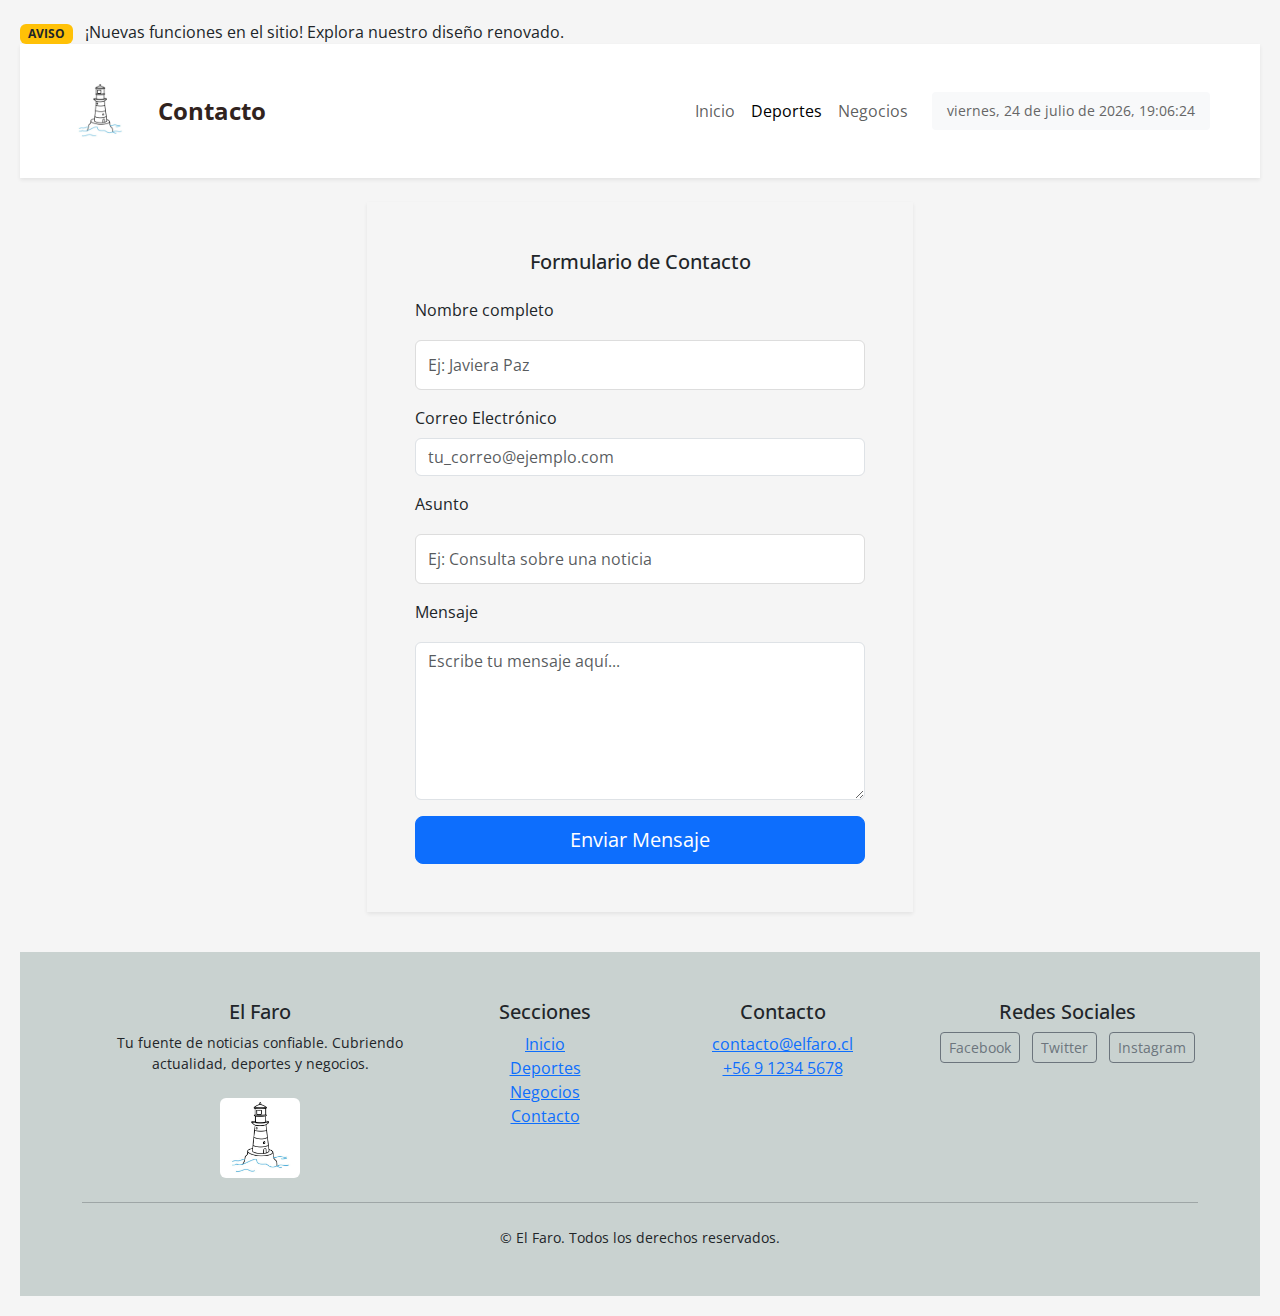
<file: Contacto.html>
<!DOCTYPE html>
<html lang="es">
<head>
    <meta charset="UTF-8">
    <!--Se agrega un viewport para que el contenido se escale dependiendo el dispositivo donde se usa la pagina web-->
    <meta name="viewport" content="width=device-width, initial-scale=1.0">
    <title>El Faro - Contacto</title>
    <link href="https://cdn.jsdelivr.net/npm/bootstrap@5.3.0/dist/css/bootstrap.min.css" rel="stylesheet">
    <link rel="stylesheet" href="Estilos.css">
    <script src="https://code.jquery.com/jquery-3.6.0.min.js"></script>
    <script src="https://cdn.jsdelivr.net/npm/bootstrap@5.3.0/dist/js/bootstrap.bundle.min.js"></script>
</head>
<body>

<div class="top-notice-bar"> <p class="mb-0"> <span class="badge bg-warning text-dark me-2">AVISO</span> ¡Nuevas funciones en el sitio! Explora nuestro diseño renovado.
  </p>
</div>
<header class="bg-white shadow-sm"> <nav class="navbar navbar-expand-lg navbar-light container"> <a class="navbar-brand d-flex align-items-center" href="index.html"> <img src="img/Logo.jpg" alt="El Faro Logo" width="50" height="50" class="me-2"> <span class="ms-2 fw-bold fs-4 diario-titulo">Contacto</span> </a>
    <button class="navbar-toggler" type="button" data-bs-toggle="collapse" data-bs-target="#navbarNav" aria-controls="navbarNav" aria-expanded="false" aria-label="Toggle navigation">
      <span class="navbar-toggler-icon"></span>
    </button>
    <div class="collapse navbar-collapse" id="navbarNav">
      <ul class="navbar-nav ms-auto"> <li class="nav-item"><a class="nav-link" href="index.html">Inicio</a></li>
        <li class="nav-item"><a class="nav-link active" aria-current="page" href="Deporte.html">Deportes</a></li> <li class="nav-item"><a class="nav-link" href="Negocios.html">Negocios</a></li>
    </div>
    <div id="reloj" class="ms-3 d-none d-lg-block"></div>
  </nav>
</header>

<main class="container my-4">
    <div class="row justify-content-center">
        <div class="col-md-8 col-lg-6">
            <div class="cardcontacto shadow-sm">
                <div class="card-body p-4 p-md-5"> <h1 class="card-title text-center mb-4 section-title">Formulario de Contacto</h1> <form id="formContacto">
                        <div class="mb-3"> <label for="nombreContacto" class="form-label">Nombre completo</label> <input type="text" class="form-control" id="nombreContacto" placeholder="Ej: Javiera Paz" required> </div>

                        <div class="mb-3">
                            <label for="emailContacto" class="form-label">Correo Electrónico</label>
                            <input type="email" class="form-control" id="emailContacto" placeholder="tu_correo@ejemplo.com" required> </div>
                        
                        <div class="mb-3">
                            <label for="asuntoContacto" class="form-label">Asunto</label>
                            <input type="text" class="form-control" id="asuntoContacto" placeholder="Ej: Consulta sobre una noticia"> </div>

                        <div class="mb-3">
                            <label for="mensajeContacto" class="form-label">Mensaje</label>
                            <textarea class="form-control" id="mensajeContacto" placeholder="Escribe tu mensaje aquí..." rows="6" required></textarea> </div>

                        <div class="d-grid"> <button type="submit" class="btn btn-primary btn-lg">Enviar Mensaje</button> </div>
                    </form>
                </div>
            </div>
        </div>
    </div>
</main>

<footer class="bg-custom-footer text-dark py-5"> <div class="container">
    <div class="row gy-4"> <div class="col-lg-4 col-md-6"> <h5 class="footer-title">El Faro</h5>
        <p class="small">Tu fuente de noticias confiable. Cubriendo actualidad, deportes y negocios.</p>
        <img src="img/Logo.jpg" alt="El Faro Logo Footer" width="80" class="mt-2 rounded"> </div>
      <div class="col-lg-2 col-md-6"> <h5 class="footer-title">Secciones</h5>
        <ul class="list-unstyled"> <li><a href="index.html" class="footer-link">Inicio</a></li>
          <li><a href="Deporte.html" class="footer-link active">Deportes</a></li> <li><a href="Negocios.html" class="footer-link">Negocios</a></li>
          <li><a href="Contacto.html" class="footer-link">Contacto</a></li>
        </ul>
      </div>
      <div class="col-lg-3 col-md-6"> <h5 class="footer-title">Contacto</h5>
          <a href="mailto:contacto@elfaro.cl" class="footer-link">contacto@elfaro.cl</a><br>
          <a href="tel:+56912345678" class="footer-link">+56 9 1234 5678</a> </address>
      </div>
      <div class="col-lg-3 col-md-6"> <h5 class="footer-title">Redes Sociales</h5>
        <a href="#" class="btn btn-outline-secondary btn-sm mb-2 me-2 footer-social-btn">Facebook</a>
        <a href="#" class="btn btn-outline-secondary btn-sm mb-2 me-2 footer-social-btn">Twitter</a>
        <a href="#" class="btn btn-outline-secondary btn-sm mb-2 footer-social-btn">Instagram</a>
      </div>
    </div>
    <hr class="my-4"> <p class="text-center small mb-0">&copy; <span id="currentYear"></span> El Faro. Todos los derechos reservados.</p>
</footer>

    <script src="scripts.js" defer></script>
</body>
</html>
</file>
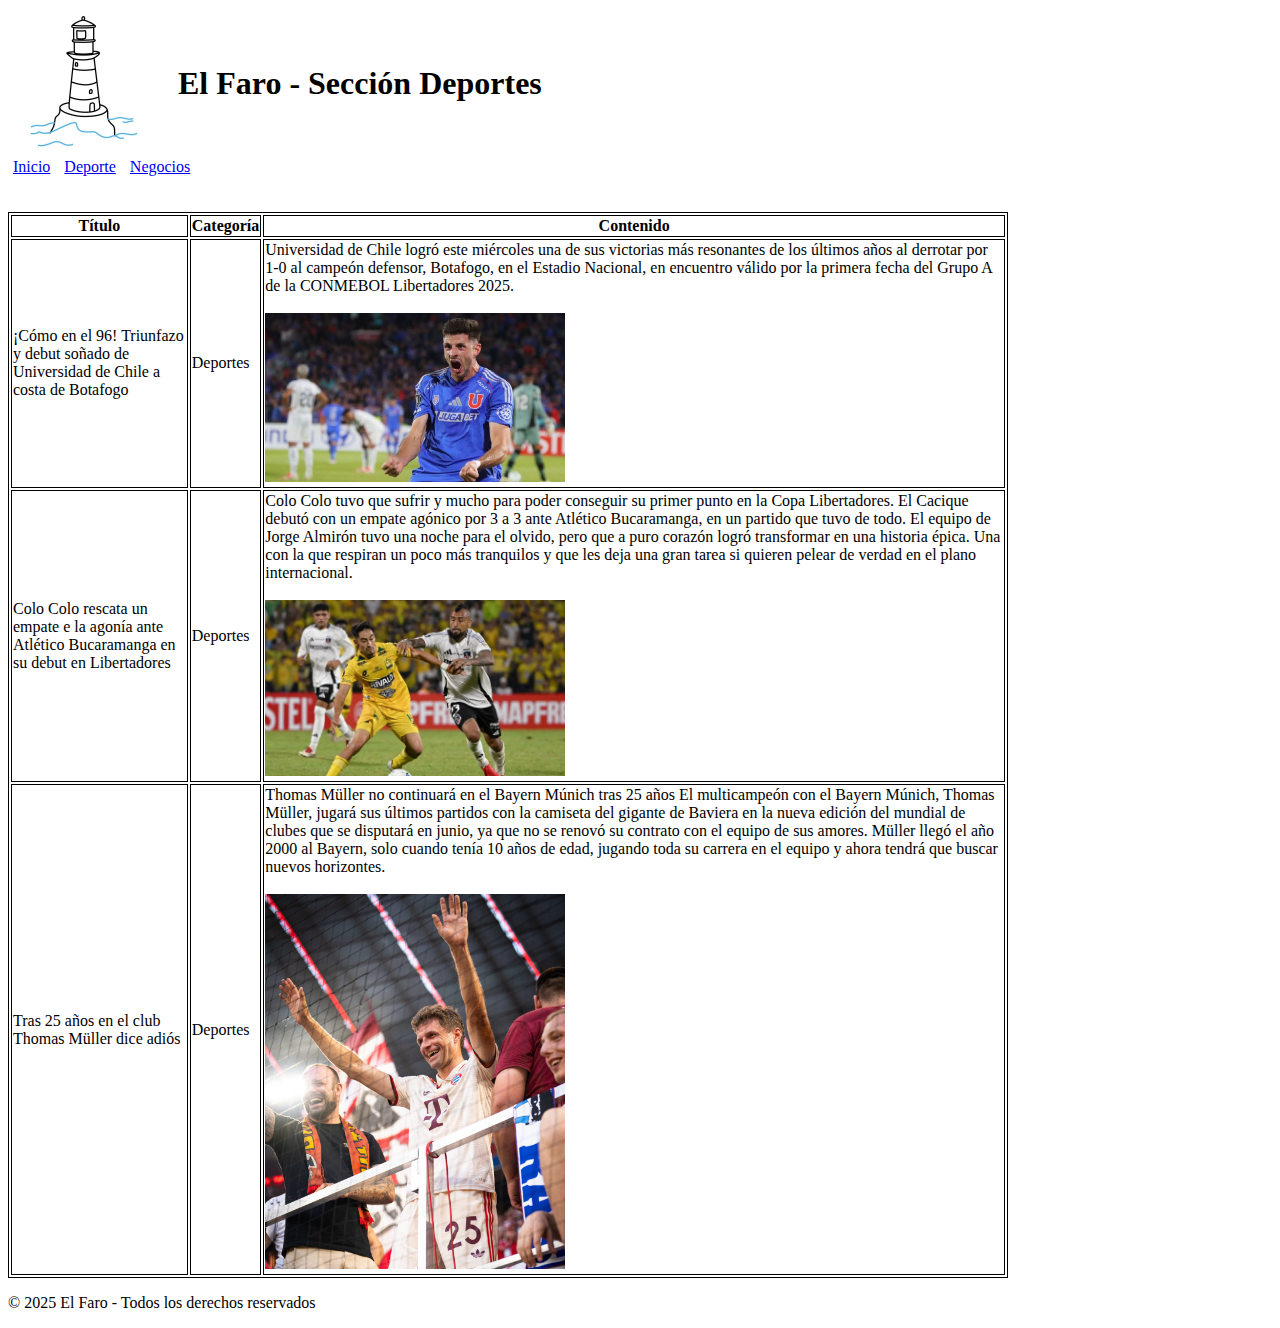
<file: Deporte.html>
<!DOCTYPE html>
<html lang="es">
    <head>
        <title>El Faro - Sección Deportes</title>
        <style>
            table, th, td { 
                border: 1px solid black
            }
        </style>
    </head>
<body>
    <header style="display: flex; align-items: center; gap: 20px;">
        <img src="img/Logo.jpg" alt="Logo El Faro" width="150">
        <h1>El Faro - Sección Deportes</h1>
    </header>

    <nav>
        <a style="margin: 5px" href="index.html">Inicio</a>
        <a style="margin: 5px" href="Deporte.html">Deporte</a>
        <a style="margin: 5px" href="Negocios.html">Negocios</a>
    </nav>
    <br><br>
    <div class="Deportes">
        
        <table style="width: 1000px;">
            <tr>
                <th>Título</th>
                <th>Categoría</th>
                <th>Contenido</th>
            </tr>
            <tr>
                <td>¡Cómo en el 96! Triunfazo y debut soñado de Universidad de Chile a costa de Botafogo</td>
                <td>Deportes</td>
                <td>Universidad de Chile logró este miércoles una de sus victorias más resonantes de los últimos años al derrotar por 1-0 al campeón defensor, Botafogo, en el Estadio Nacional,
                 en encuentro válido por la primera fecha del Grupo A de la CONMEBOL Libertadores 2025.
                 <br><br> 
                 <img src="img/goludechilecelebracion.jpeg" alt="goludechile" width="300"> </td>
                
            </tr>
            <tr>
                <td>Colo Colo rescata un empate e la agonía ante Atlético Bucaramanga en su debut en Libertadores</td>
                <td>Deportes</td>
                <td>Colo Colo tuvo que sufrir y mucho para poder conseguir su primer punto en la Copa Libertadores. El Cacique debutó con un empate agónico por 3 a 3 ante Atlético Bucaramanga, en un partido que tuvo de todo. 
                El equipo de Jorge Almirón tuvo una noche para el olvido, pero que a puro corazón logró transformar en una historia épica. Una con la que respiran un poco más tranquilos y que les deja una gran tarea si quieren pelear de verdad en el plano internacional.
                <br><br>
                <img src="img/atleticobucaramangavscolocolo.jpg" alt="colocolobucaramanga" width="300"> </td>
            </tr>
            <tr>
                <td>Tras 25 años en el club Thomas Müller dice adiós</td>
                <td>Deportes</td>
                <td>Thomas Müller no continuará en el Bayern Múnich tras 25 años
                El multicampeón con el Bayern Múnich, Thomas Müller, jugará sus últimos partidos con la camiseta del gigante de Baviera en la nueva edición del mundial de clubes que se disputará en junio, ya que no se renovó su contrato con el equipo de sus amores.
                Müller llegó el año 2000 al Bayern, solo cuando tenía 10 años de edad, jugando toda su carrera en el equipo y ahora tendrá que buscar nuevos horizontes.
                <br><br>
                <img src="img/20250405_143557-1024x1280.jpg" alt="retiradademuller" width="300"> </td>
            </tr>
        </table>
    </div>
    <footer>
        <p>&copy; 2025 El Faro - Todos los derechos reservados</p>
    </footer>
    
</body>
</html>
</file>
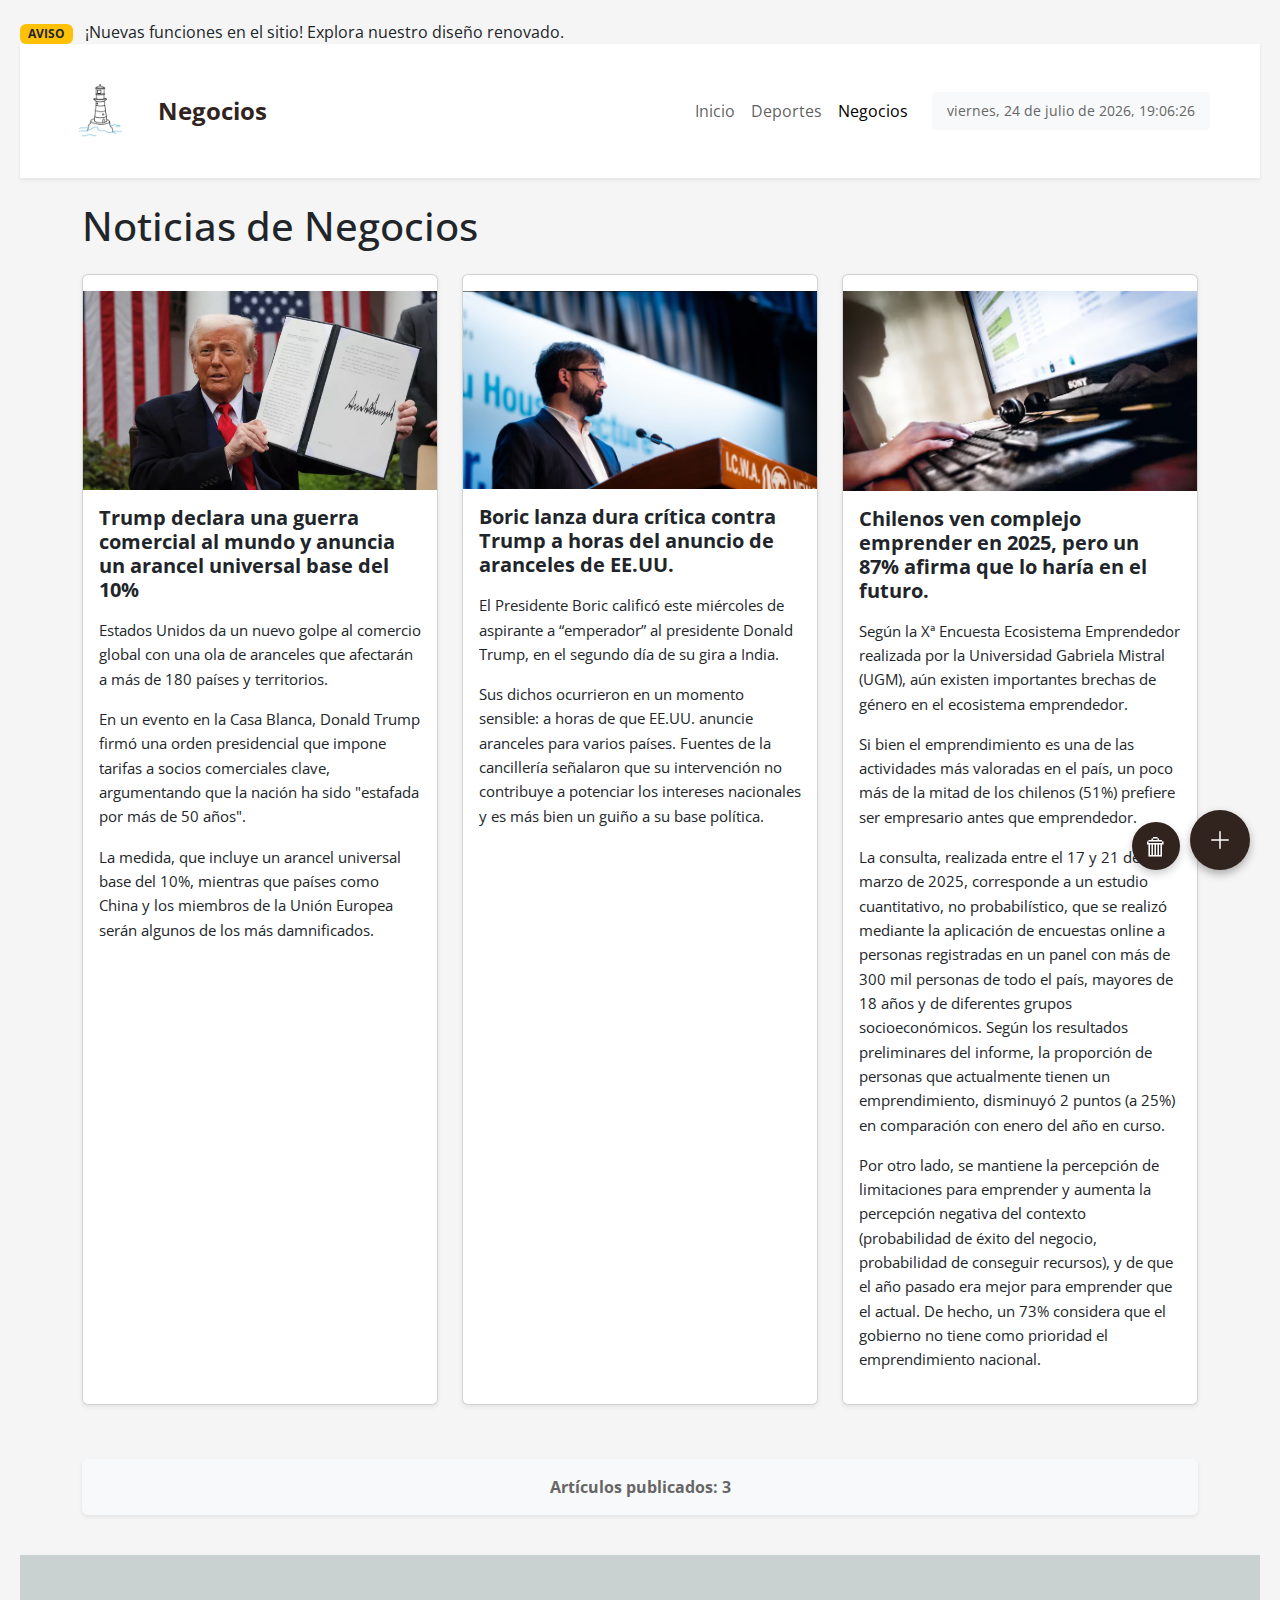
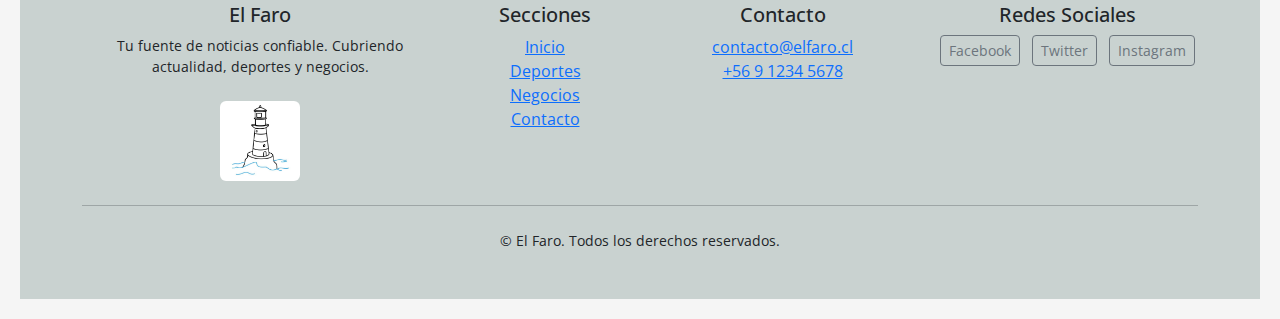
<file: Negocios.html>
<!DOCTYPE html>
<html lang="es">
<head>
    <meta charset="UTF-8">
    <!--Se agrega un viewport para que el contenido se escale dependiendo el dispositivo donde se usa la pagina web-->
    <meta name="viewport" content="width=device-width, initial-scale=1.0">
    <title>El Faro - Sección Negocios</title>
    <link href="https://cdn.jsdelivr.net/npm/bootstrap@5.3.0/dist/css/bootstrap.min.css" rel="stylesheet">
    <link rel="stylesheet" href="Estilos.css">
    <script src="https://code.jquery.com/jquery-3.6.0.min.js"></script>
    <script src="https://cdn.jsdelivr.net/npm/bootstrap@5.3.0/dist/js/bootstrap.bundle.min.js"></script>
</head>
<body>

<!--se renueva la barra superior de navegacion, en la cual ahora se incluyen las secciones acompañados de un pequeño banner superior con noticas del sitio
el logo cuenta ahora con animacion, tambien este funciona como boton para ir al inicio o en la barra en la pestaña de inicio-->
<div class="top-notice-bar">
  <p class="mb-0">
    <span class="badge bg-warning text-dark me-2">AVISO</span>
    ¡Nuevas funciones en el sitio! Explora nuestro diseño renovado.
  </p>
</div>
<header class="bg-white shadow-sm">
  <nav class="navbar navbar-expand-lg navbar-light container">
    <a class="navbar-brand d-flex align-items-center" href="index.html">
      <img src="img/Logo.jpg" alt="El Faro Logo" width="50" height="50" class="me-2">
      <span class="ms-2 fw-bold fs-4 diario-titulo">Negocios</span> </a>
    <button class="navbar-toggler" type="button" data-bs-toggle="collapse" data-bs-target="#navbarNav" aria-controls="navbarNav" aria-expanded="false" aria-label="Toggle navigation">
      <span class="navbar-toggler-icon"></span>
    </button>
    <div class="collapse navbar-collapse" id="navbarNav">
      <ul class="navbar-nav ms-auto">
        <li class="nav-item"><a class="nav-link" href="index.html">Inicio</a></li>
        <li class="nav-item"><a class="nav-link" href="Deporte.html">Deportes</a></li>
        <li class="nav-item"><a class="nav-link active" aria-current="page" href="Negocios.html">Negocios</a></li></ul>
    </div>
    <div id="reloj" class="ms-3 d-none d-lg-block"></div>
  </nav>
</header>

<!--boton publicar renovado con bootstrap-->
<button class="btn-flotante" id="btnPublicar" aria-label="Publicar nueva noticia de negocios">
  <svg xmlns="http://www.w3.org/2000/svg" width="24" height="24" fill="currentColor" class="bi bi-plus-lg" viewBox="0 0 16 16">
    <path fill-rule="evenodd" d="M8 2a.5.5 0 0 1 .5.5v5h5a.5.5 0 0 1 0 1h-5v5a.5.5 0 0 1-1 0v-5h-5a.5.5 0 0 1 0-1h5v-5A.5.5 0 0 1 8 2Z"/>
  </svg>
</button>

<!--grid de noticias de negocios con bootstrap y js-->
<main class="container my-4">
    <h1 class="mb-4 section-title">Noticias de Negocios</h1> <div class="grid-articulos row row-cols-1 row-cols-md-2 row-cols-lg-3 g-4">
        </div>
</main>

<!--contador de articulo renovado con bootstrap-->
<div class="container my-4">
    <div class="contador-articulos text-center p-3 bg-light rounded shadow-sm">
        Artículos publicados: <span id="contador">0</span>
    </div>
</div>

<!--formulario de publicar noticia renovado con bootstrap-->
<div class="form-overlay" id="formOverlay">
    <div class="form-container p-4 bg-white rounded shadow-lg">
        <div class="d-flex justify-content-between align-items-center mb-3">
          <h2 class="h4 mb-0">Publicar Nueva Noticia de Negocios</h2>
          <button type="button" class="btn-close" id="closeForm" aria-label="Cerrar"></button>
        </div>
        <form id="formArticulo">
            <div class="mb-3">
              <label for="tituloArticulo" class="form-label">Título</label>
              <input type="text" class="form-control" id="tituloArticulo" placeholder="Ej: El cobre sube como la espuma" required>
            </div>
            <div class="mb-3">
              <label for="contenidoArticulo" class="form-label">Contenido</label>
              <textarea class="form-control" id="contenidoArticulo" placeholder="Detalles de la noticia económica..." rows="8" required></textarea>
            </div>
            <div class="mb-3">
              <label for="mediaInput" class="form-label">Imagen o video (opcional)</label>
              <input type="file" class="form-control" id="mediaInput" accept="image/*, video/*">
            </div>
            <button type="submit" class="btn btn-primary w-100">Publicar Noticia</button>
        </form>
    </div>
</div>

<!--se renueva y agranda el footer, ahora incluyendo pequeños textos de descripcion de diario, ademas de links a las secciones de la pagina y redes sociales-->
<footer class="bg-custom-footer text-dark py-5"> <div class="container">
    <div class="row gy-4"> <div class="col-lg-4 col-md-6"> <h5 class="footer-title">El Faro</h5>
        <p class="small">Tu fuente de noticias confiable. Cubriendo actualidad, deportes y negocios.</p>
        <img src="img/Logo.jpg" alt="El Faro Logo Footer" width="80" class="mt-2 rounded"> </div>
      <div class="col-lg-2 col-md-6"> <h5 class="footer-title">Secciones</h5>
        <ul class="list-unstyled"> <li><a href="index.html" class="footer-link">Inicio</a></li>
          <li><a href="Deporte.html" class="footer-link active">Deportes</a></li> <li><a href="Negocios.html" class="footer-link">Negocios</a></li>
          <li><a href="Contacto.html" class="footer-link">Contacto</a></li>
        </ul>
      </div>
      <div class="col-lg-3 col-md-6"> <h5 class="footer-title">Contacto</h5>
          <a href="mailto:contacto@elfaro.cl" class="footer-link">contacto@elfaro.cl</a><br>
          <a href="tel:+56912345678" class="footer-link">+56 9 1234 5678</a> </address>
      </div>
      <div class="col-lg-3 col-md-6"> <h5 class="footer-title">Redes Sociales</h5>
        <a href="#" class="btn btn-outline-secondary btn-sm mb-2 me-2 footer-social-btn">Facebook</a>
        <a href="#" class="btn btn-outline-secondary btn-sm mb-2 me-2 footer-social-btn">Twitter</a>
        <a href="#" class="btn btn-outline-secondary btn-sm mb-2 footer-social-btn">Instagram</a>
      </div>
    </div>
    <hr class="my-4"> <p class="text-center small mb-0">&copy; <span id="currentYear"></span> El Faro. Todos los derechos reservados.</p>
</footer>
<script src="scripts.js" defer></script>

</body>
</html>
</file>
<file: Estilos.css>
/*referencia a la fuente Open sans de google para cambiar la letra de la pagina*/
@import url('https://fonts.googleapis.com/css2?family=Open+Sans:wght@400;700&display=swap');

/*estilo para body, cambio de fuente, color de fondo*/
body {
    font-family: 'Open Sans', sans-serif;
    background-color: #f5f5f5;
    margin: 0;
    padding: 20px;
}
/*fondo y dimensiones para el header*/
header {
    background-color: white;
    margin-bottom: 20px;
    display: flex;
    align-items: center;
    gap: 20px;
}

/*dimensiones, fondo, y color de divs clase multimedia container*/
.multimedia-container {
    max-width: 800px;
    margin: 40px auto;
    padding: 25px;
    background: white;
    border-radius: 12px;
    box-shadow: 0 4px 6px rgba(0, 0, 0, 0.1);
}
 /*color, margenes, tamano de fuente del titulo del video*/
 .multimedia-container h3 {
    color: #333;
    margin-bottom: 15px;
    font-size: 1.4em;
    border-bottom: 2px solid #eee;
    padding-bottom: 10px;
}
/*margenes y alinacion para los items multimedia*/
.multimedia-item {
    margin: 25px 0;
    text-align: center;
}
/*margenes, tamano, y fondo de bloques de audio y video*/
video, audio {
    width: 90%;
    margin: 15px auto;
    display: block;
    border-radius: 8px;
}
/*color de fondo, espacio interno y borde para el elemento audio*/
audio {
    background: #f8f9fa;
    padding: 10px;
    border: 1px solid #ddd;
}

/*fondo, margen, color y margenes para el footer*/
footer {
    background-color: #c9d2d0 !important; 
    color: #31231e;
    padding: 30px;
    text-align: center;
    margin-top: 40px;
}
/*color de fuente, tamano de fuente, margenes y alineacion de las leyendas de los archivos multimedia*/
.leyenda {
    color: #666;
    font-size: 0.9em;
    margin-top: 8px;
    text-align: center;
}
/*dimensiones y frames para los archivos media (optimizacion para smartphones)*/
@media (max-width: 768px) {
    
    header {
        flex-direction: column;
        text-align: center;
    }
    
    #reloj {
        margin: 10px 0;
    }
    
    .form-container {
        margin: 20px;
        padding: 20px;
    }
}

/*estilo de reloj*/
#reloj {
    margin-left: auto;
    font-size: 0.9em;
    color: #666;
    background: #f8f9fa;
    padding: 8px 15px;
    border-radius: 4px;
}

/*estilo formulario*/
.form-overlay {
    display: none;
    position: fixed;
    top: 0;
    left: 0;
    width: 100%;
    height: 100%;
    background: rgba(0,0,0,0.5);
    z-index: 2000;
}

/*estilo container formulario*/
.form-container {
    background: white;
    max-width: 600px;
    margin: 50px auto;
    padding: 30px;
    border-radius: 12px;
    position: relative;
    animation: aparecer 0.3s ease;
}

@keyframes aparecer {
    from { transform: translateY(-50px); opacity: 0; }
    to { transform: translateY(0); opacity: 1; }
}

.close-btn {
    position: absolute;
    top: 15px;
    right: 20px;
    font-size: 28px;
    cursor: pointer;
    color: #666;
    transition: color 0.3s;
}

.close-btn:hover {
    color: #31231e;
}

/*estilos de los formulario*/
input[type="text"],
textarea {
    width: 100%;
    padding: 12px;
    margin: 10px 0;
    border: 1px solid #ddd;
    border-radius: 6px;
    font-family: 'Open Sans';
    transition: border-color 0.3s;
}

input[type="text"]:focus,
textarea:focus {
    border-color: #31231e;
    outline: none;
}

input[type="file"] {
    margin: 15px 0;
    padding: 10px;
    border: 1px solid #ddd;
    border-radius: 6px;
    width: 100%;
}

/*estilo del boton de contacto*/
.btn-contacto {
    background: #c9d2d0;
    color: #31231e;
    padding: 12px 25px;
    border: none;
    border-radius: 6px;
    cursor: pointer;
    transition: all 0.3s;
    font-weight: bold;
    margin-top: 15px;
}

.btn-contacto:hover {
    background: #b8c4c1;
    transform: translateY(-2px);
}

/*estilos del contador de articulos*/
.contador-articulos {
    text-align: center;
    margin: 30px 0;
    padding: 15px;
    background: white;
    border-radius: 8px;
    box-shadow: 0 2px 4px rgba(0,0,0,0.1);
    font-weight: bold;
    color: #666;
}

/*estilos de los archivos media*/
 .articulo-media {
    max-height: 200px;
    object-fit: cover;
    margin-top: 1rem;

 }
/*boton eliminar de los articulos*/
.btn-eliminar {
    position: absolute;
    top: 10px;
    right: 10px;
    background: #ff4444;
    color: white;
    border: none;
    border-radius: 50%;
    width: 25px;
    height: 25px;
    cursor: pointer;
    transition: all 0.3s;
}

.btn-eliminar:hover {
    background: #cc0000;
    transform: scale(1.1);
}

/*estilo boton + de publicar articulos*/
.btn-flotante {
    position: fixed;
    bottom: 30px;
    right: 30px;
    background: #31231e;
    color: white;
    width: 60px;
    height: 60px;
    border-radius: 50%;
    border: none;
    font-size: 24px;
    cursor: pointer;
    box-shadow: 0 4px 8px rgba(0,0,0,0.3);
    transition: all 0.3s;
    display: flex;
    align-items: center;
    justify-content: center;
    z-index: 1000;
  }
  
  .btn-flotante:hover {
    transform: scale(1.1) rotate(90deg);
    background: #1a1614;
  }

  /*estilo boton modo borrar*/
.btn-trash {
    position: fixed;
    bottom: 30px;
    right: 100px;  
    width: 48px;
    height: 48px;
    background-color: #31231e;
    border: none;
    border-radius: 50%;
    display: flex;
    align-items: center;
    justify-content: center;
    color: white;
    font-size: 24px;
    cursor: pointer;
    box-shadow: 0 4px 8px rgba(0,0,0,0.2);
    transition: transform 0.2s, box-shadow 0.3s;
    z-index: 1001;
  }
  
  .btn-trash:hover {
    transform: scale(1.1);
    box-shadow: 0 6px 12px rgba(0,0,0,0.3);
  }
  
  .btn-trash:active {
    transform: scale(0.95);
  }

/*estilo de la visualizacion de la categoria en las noticias de la pagina index*/
.categoria {
    color: #666;
    font-size: 0.9em;
    margin: 10px 0;
    font-weight: bold;
    margin: 15px 0;
    display: block;
    padding-bottom: 10px;
}
 /*elimina el margen superior del primer parrafo de las noticias*/
.contenido-noticia p:first-child {
    margin-top: 0;
}

 /*elimina el margen inferior del ultimo parrafo de las noticias*/
.contenido-noticia p:last-child {
    margin-bottom: 0;
}

/*estilo del selector de categoria del formulario de publicacion*/
#selectCategoria {
    width: 100%;
    padding: 12px;
    margin: 10px 0;
    border: 1px solid #ddd;
    border-radius: 6px;
    font-family: 'Open Sans';
    background: white;
    transition: border-color 0.3s;
}

#selectCategoria:focus {
    border-color: #31231e;
    outline: none;
}

.card {
  min-height: 300px; 
  transition: all 0.3s ease;
}

/* Hover original */
.card:hover {
  background: black;
  color: white !important;
}

/* Contenido responsive */
.contenido-noticia p {
  font-size: 0.9rem;
  line-height: 1.5;
}

.card-title {
  font-size: 1.25rem;
  margin-bottom: 1rem;
}

.card-text {
  flex-grow: 1;
  font-size: 0.95rem;
  line-height: 1.6;
  overflow: hidden;
}

/*ajustes para hover */
.card:hover {
  transform: translateY(-5px);
  box-shadow: 0 4px 15px rgba(0,0,0,0.2);
}

/* retoques en header*/
.navbar-brand img {
  width: 60px;
  height: auto;
  transition: transform 0.3s;
}
/*titulo de diario mas grande*/
.diario-titulo {
  font-size: 1.75rem;    
  color: #31231e;
  transition: color 0.3s;
}

/*espacio entre logo y texto*/
.navbar-brand {
  gap: 0.75rem;
}

/*rotacion logo al acercar el mouse*/
.navbar-brand:hover img {
  transform: rotate(-5deg) scale(1.05);
}

.navbar-brand:hover .diario-titulo {
  color: #1a1614;
}

/*padding vertical al header*/
header {
  padding: 1.5rem 0;
}
</file>
